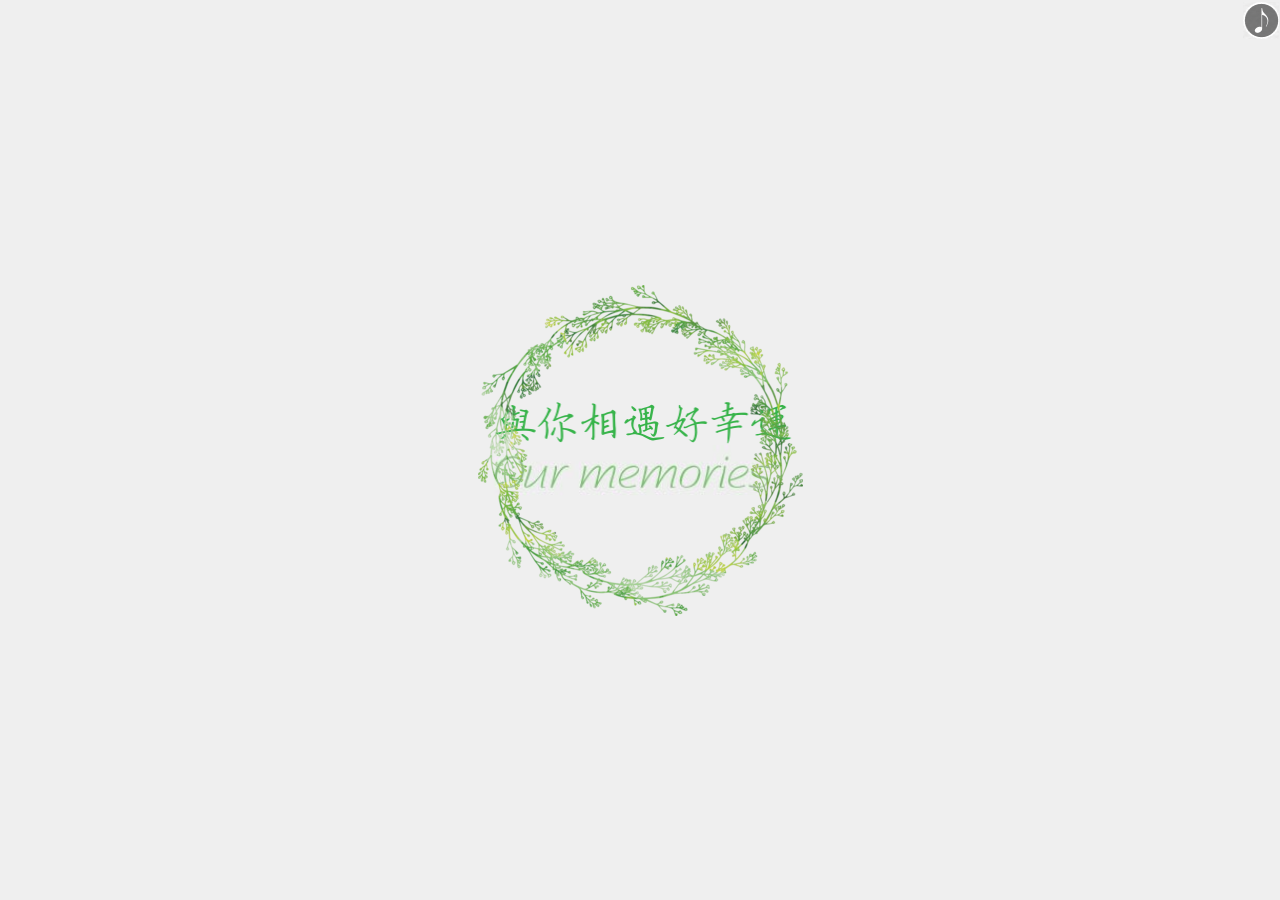
<file: index.html>
<!DOCTYPE html>
<html lang="en">
<head>
    <meta charset="utf-8">
    <title>friends</title>
    <meta name="viewport" content="width=device-width, initial-scale=1, minimum-scale=1, maximum-scale=1">
    <script src="js/jquery-1.12.4.min.js"></script>
    <!-- Link Swiper's CSS -->
    <link rel="stylesheet" href="css/swiper.min.css">
    <link rel="stylesheet" href="css/animate.min.css">
    <link rel="stylesheet" href="css/style.css">
    <link rel="stylesheet" type="text/css" href="font/iconfont.css">

    <!-- Demo styles -->
    <style>
    html, body {
        position: relative;
        height: 100%;
    }
    body {
        background: #eee;
        font-family: Helvetica Neue, Helvetica, Arial, sans-serif;
        font-size: 14px;
        color:#000;
        margin: 0;
        padding: 0;
    }
    .swiper-container {
        width: 100%;
        height: 100%;
    }
    .swiper-slide {
        text-align: center;
        font-size: 18px;
        background: #EFEFEF;

        /* Center slide text vertically */
        display: -webkit-box;
        display: -ms-flexbox;
        display: -webkit-flex;
        display: flex;
        -webkit-box-pack: center;
        -ms-flex-pack: center;
        -webkit-justify-content: center;
        justify-content: center;
        -webkit-box-align: center;
        -ms-flex-align: center;
        -webkit-align-items: center;
        align-items: center;
    }
    </style>
</head>
<script>
  window.onload=function(){
    var i=0;
   /* var i;*/
            $("#music").click(function(){
           
                          i++;
                          if (i==1) {
                            $('#myMusic').attr('src',"");
                            $("#music").attr('class',"");
                          }else if (i==2) {
                             $('#myMusic').attr('src',"audio/陈奕迅 - 最佳损友.mp3");
                             $("#music").addClass("rotates");
                             i=0;
                          };

                       
            });
                     
                    
   };
</script>
<body>
             <audio class="musics" loop  src="audio/陈奕迅 - 最佳损友.mp3" id="myMusic" autoplay="autoplay">
              </audio> 
              
    <!-- Swiper -->
    <div class="swiper-container">
            <div id="music" class="rotates">
              <img src="img/music.png" alt="">
            </div>
             
        <div class="swiper-wrapper">
               
            <div class="swiper-slide">
                <div class="">
                    <div class="item1_1">
                        <img class="rotates" src="img/as1.png">
                        <div class="item1_2 ani" swiper-animate-effect="fadeIn" swiper-animate-duration="0.5s" swiper-animate-delay="0.2s">
                            <img class="ani" swiper-animate-effect="fadeInDown" swiper-animate-duration="1s" swiper-animate-delay="0.4s" src="img/3.png" height="331" width="325" alt="">
                            <img class="ani" swiper-animate-effect="fadeInUp" swiper-animate-duration="1s" swiper-animate-delay="0.4s" src="img/4.jpg" height="331" width="325" alt="">
                        </div> 
                    </div>
                   
                </div>
            </div>
            <div class="swiper-slide">
                 
                          <div class="page2 big_img_box">
                             <img class="ani" swiper-animate-effect="fadeInDown" swiper-animate-duration="1s" swiper-animate-delay="0.5s" id="5273745988" ctype="4" class="element comp_image editable-image" draggable="false" src="img/bg.png" style="width: 294.5px; height: 103.5px; margin-left: 0px; margin-top: 0px;">
                            <img class="ani" swiper-animate-effect="fadeIn" swiper-animate-duration="1s" swiper-animate-delay="1s" class="content_img" src="img/our.JPG">
                            <div class="footer_box ani" swiper-animate-effect="fadeInUp" swiper-animate-duration="1" swiper-animate-delay="1.4s" src="img/z.png" alt="">
                                <img class="ani " swiper-animate-effect="fadeInLeft" swiper-animate-duration="1" swiper-animate-delay="1.5s" src="img/z.png" alt="">
                                <p>颜值爆表队</p>
                                <img class="ani " swiper-animate-effect="fadeInRight" swiper-animate-duration="1" swiper-animate-delay="1.5s" src="img/y.png" alt="">
                            </div>
                            </div>
                            <div class="huabian iconfont icon-aixin1" >
                                
                            </div>
                 
            </div>
            <div class="swiper-slide">

                 

                        <div class="page3 ">
                            <div class="item3_1 box ani" swiper-animate-effect="fadeInDown" swiper-animate-duration="1s" swiper-animate-delay="0.1s">
                               <img src="img/meet.jpg" alt="">
                               <p class="p_box ani" style="float:left" swiper-animate-effect="fadeIn" swiper-animate-duration="0.6s" swiper-animate-delay="0.7s">
                              2014 We met at the student union
                               </p>
                            </div>
                            <div class="item3_2 box ani"  swiper-animate-effect="fadeInDown" swiper-animate-duration="1s" swiper-animate-delay="1.5s">
                               <p class="p_box ani" style="float:left" swiper-animate-effect="fadeIn" swiper-animate-duration="0.6s" swiper-animate-delay="0.7s">
                              Cause Student union we came together</p>
                               <img src="img/our2.jpg" alt="" style="float:right">
                            </div>
                            <div class="item3_3 box ani" swiper-animate-effect="fadeInDown" swiper-animate-duration="1s" swiper-animate-delay="3s">
                               <img src="img/love.JPG" alt="">
                               <p class="p_box ani" style="float:left" swiper-animate-effect="fadeIn" swiper-animate-duration="0.6s" swiper-animate-delay="0.7s">
                                We Were Dear to Each Other
                               </p>
                            </div>

                        </div>




            </div>
            <div class="swiper-slide">
                    <div class="page4">
                    <div class="item4_1">
                        <div class="ani" swiper-animate-effect="fadeInDown" swiper-animate-duration="1s" swiper-animate-delay="0.5s"><img src="img/a.JPG"></div>
                        <div class="ani" swiper-animate-effect="fadeInUp" swiper-animate-duration="1s" swiper-animate-delay="0.5s"><img src="img/b.JPG"></div>
                    </div>
                    <div class="item4_2 ani" swiper-animate-effect="fadeIn" swiper-animate-duration="1.5s" swiper-animate-delay="1.3s">

                  <p>找你不好找 不稀罕什么心照

                    不如多几张合照 <br> 
                　　宁愿久不久

                    有事没事也说说笑笑<br>

                    不要有事才互相请教

                    欢迎随便打扰  <br>
                    一年一度问你好不好 你说好不好</p>
                
            </div>
        </div>
                 </p>
            </div>
            <div class="swiper-slide">
            <div class="ours">
                 <p class="ani" swiper-animate-effect="fadeIn" swiper-animate-duration="1s" swiper-animate-delay="0.5s">
                    <img src="img/bye.jpg" alt="">
                 </p>
                 <div  class="ani bye" swiper-animate-effect="fadeIn" swiper-animate-duration="0.51s" swiper-animate-delay="1s">
                 <p class="ani bye" swiper-animate-effect="fadeInDown" swiper-animate-duration="0.5s" swiper-animate-delay="1.5s">嗯</p>
                 <p class="ani bye" swiper-animate-effect="fadeInDown" swiper-animate-duration="1.5s" swiper-animate-delay="2s">不用刻意想起</p>
                 <p class="ani bye" swiper-animate-effect="fadeInDown" swiper-animate-duration="2.5s" swiper-animate-delay="3s">因为从未忘记</p>
                </div>
             </div>
            </div>
            <div class="swiper-slide">
                
                  <div class="page5 page ani">
                      <div class="item5_1">
                          <div class="bg1 ani" swiper-animate-effect="zoomIn" swiper-animate-duration="1s" swiper-animate-delay="1s">
                              <div class="bg2 ani" swiper-animate-effect="zoomIn" swiper-animate-duration="1s" swiper-animate-delay="2s">
                                  
                              </div>

                          </div>
                          <div class="bg3 ani rotates" swiper-animate-effect="zoomIn" swiper-animate-duration="5s" swiper-animate-delay="2s">
                              <img src="img/1.png" alt="">
                          </div>

                          <div class="item5_2 ani" swiper-animate-effect="fadeInUp" swiper-animate-duration="1s" swiper-animate-delay="3s">
                              不矫情了 爱心发射 biubiubiu~<br>

                          </div>
                       </div>
                  
                  </div>
               
            </div>
        </div>
        <!-- Add Pagination -->
        <div class="swiper-pagination"></div>
    </div>

    <!-- Swiper JS -->
    <script src="js/swiper.min.js"></script>
    <script src="js/swiper.animate1.0.2.min.js"></script>

    <!-- Initialize Swiper -->
    <script>
         var mySwiper = new Swiper ('.swiper-container', {
             /*pagination: '.swiper-pagination',*/
            /* paginationClickable: true,*/
             direction: 'vertical',

              onInit: function(swiper){ //Swiper2.x的初始化是onFirstInit
                swiperAnimateCache(swiper); //隐藏动画元素 
                swiperAnimate(swiper); //初始化完成开始动画
              }, 

              onSlideChangeEnd: function(swiper){ 
                swiperAnimate(swiper); //每个slide切换结束时也运行当前slide动画
              } 

          })        
    </script>
</body>
</html>
</file>
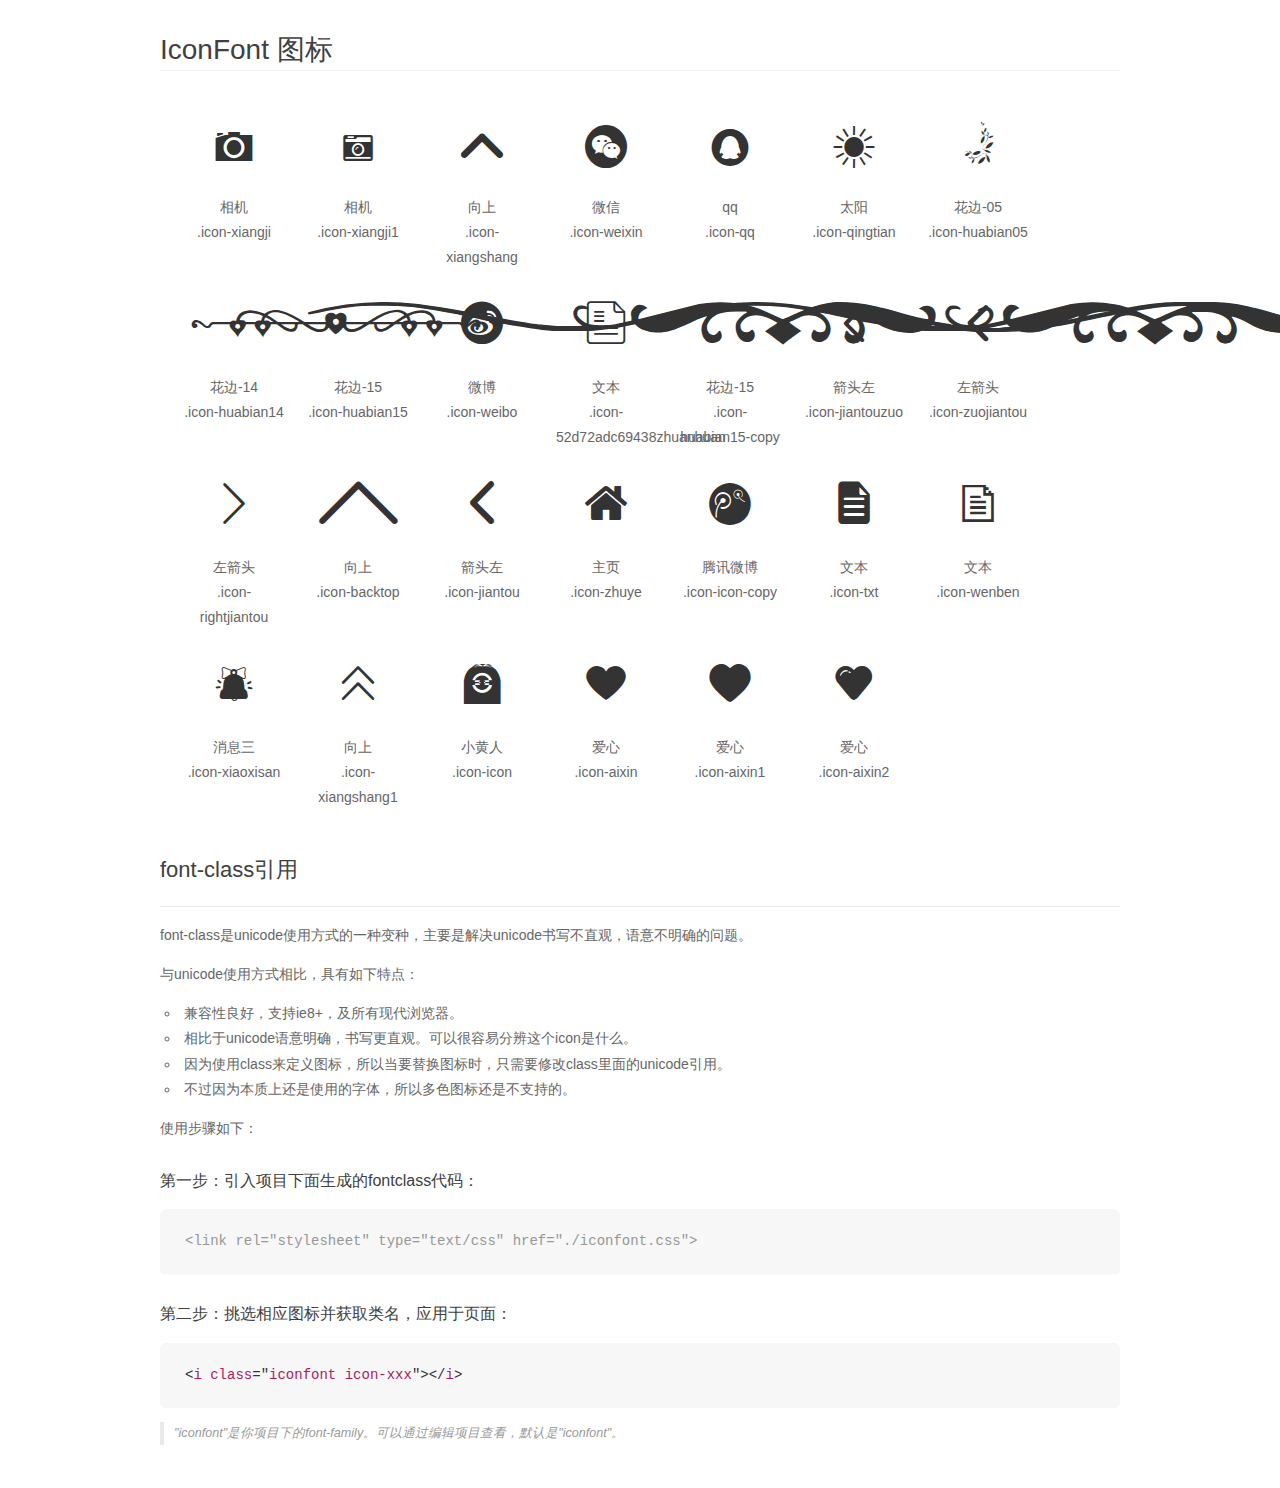
<file: font/demo_fontclass.html>
<!DOCTYPE html>
<html>
<head>
    <meta charset="utf-8"/>
    <title>IconFont</title>
    <link rel="stylesheet" href="demo.css">
    <link rel="stylesheet" href="iconfont.css">
</head>
<body>
    <div class="main markdown">
        <h1>IconFont 图标</h1>
        <ul class="icon_lists clear">
            
                <li>
                <i class="icon iconfont icon-xiangji"></i>
                    <div class="name">相机</div>
                    <div class="fontclass">.icon-xiangji</div>
                </li>
            
                <li>
                <i class="icon iconfont icon-xiangji1"></i>
                    <div class="name">相机</div>
                    <div class="fontclass">.icon-xiangji1</div>
                </li>
            
                <li>
                <i class="icon iconfont icon-xiangshang"></i>
                    <div class="name">向上</div>
                    <div class="fontclass">.icon-xiangshang</div>
                </li>
            
                <li>
                <i class="icon iconfont icon-weixin"></i>
                    <div class="name">微信</div>
                    <div class="fontclass">.icon-weixin</div>
                </li>
            
                <li>
                <i class="icon iconfont icon-qq"></i>
                    <div class="name">qq</div>
                    <div class="fontclass">.icon-qq</div>
                </li>
            
                <li>
                <i class="icon iconfont icon-qingtian"></i>
                    <div class="name">太阳</div>
                    <div class="fontclass">.icon-qingtian</div>
                </li>
            
                <li>
                <i class="icon iconfont icon-huabian05"></i>
                    <div class="name">花边-05</div>
                    <div class="fontclass">.icon-huabian05</div>
                </li>
            
                <li>
                <i class="icon iconfont icon-huabian14"></i>
                    <div class="name">花边-14</div>
                    <div class="fontclass">.icon-huabian14</div>
                </li>
            
                <li>
                <i class="icon iconfont icon-huabian15"></i>
                    <div class="name">花边-15</div>
                    <div class="fontclass">.icon-huabian15</div>
                </li>
            
                <li>
                <i class="icon iconfont icon-weibo"></i>
                    <div class="name">微博</div>
                    <div class="fontclass">.icon-weibo</div>
                </li>
            
                <li>
                <i class="icon iconfont icon-52d72adc69438zhuanhuan"></i>
                    <div class="name">文本</div>
                    <div class="fontclass">.icon-52d72adc69438zhuanhuan</div>
                </li>
            
                <li>
                <i class="icon iconfont icon-huabian15-copy"></i>
                    <div class="name">花边-15</div>
                    <div class="fontclass">.icon-huabian15-copy</div>
                </li>
            
                <li>
                <i class="icon iconfont icon-jiantouzuo"></i>
                    <div class="name">箭头左</div>
                    <div class="fontclass">.icon-jiantouzuo</div>
                </li>
            
                <li>
                <i class="icon iconfont icon-zuojiantou"></i>
                    <div class="name">左箭头</div>
                    <div class="fontclass">.icon-zuojiantou</div>
                </li>
            
                <li>
                <i class="icon iconfont icon-rightjiantou"></i>
                    <div class="name">左箭头</div>
                    <div class="fontclass">.icon-rightjiantou</div>
                </li>
            
                <li>
                <i class="icon iconfont icon-backtop"></i>
                    <div class="name">向上</div>
                    <div class="fontclass">.icon-backtop</div>
                </li>
            
                <li>
                <i class="icon iconfont icon-jiantou"></i>
                    <div class="name">箭头左</div>
                    <div class="fontclass">.icon-jiantou</div>
                </li>
            
                <li>
                <i class="icon iconfont icon-zhuye"></i>
                    <div class="name">主页</div>
                    <div class="fontclass">.icon-zhuye</div>
                </li>
            
                <li>
                <i class="icon iconfont icon-icon-copy"></i>
                    <div class="name">腾讯微博</div>
                    <div class="fontclass">.icon-icon-copy</div>
                </li>
            
                <li>
                <i class="icon iconfont icon-txt"></i>
                    <div class="name">文本</div>
                    <div class="fontclass">.icon-txt</div>
                </li>
            
                <li>
                <i class="icon iconfont icon-wenben"></i>
                    <div class="name">文本</div>
                    <div class="fontclass">.icon-wenben</div>
                </li>
            
                <li>
                <i class="icon iconfont icon-xiaoxisan"></i>
                    <div class="name">消息三</div>
                    <div class="fontclass">.icon-xiaoxisan</div>
                </li>
            
                <li>
                <i class="icon iconfont icon-xiangshang1"></i>
                    <div class="name">向上</div>
                    <div class="fontclass">.icon-xiangshang1</div>
                </li>
            
                <li>
                <i class="icon iconfont icon-icon"></i>
                    <div class="name">小黄人</div>
                    <div class="fontclass">.icon-icon</div>
                </li>
            
                <li>
                <i class="icon iconfont icon-aixin"></i>
                    <div class="name">爱心</div>
                    <div class="fontclass">.icon-aixin</div>
                </li>
            
                <li>
                <i class="icon iconfont icon-aixin1"></i>
                    <div class="name">爱心</div>
                    <div class="fontclass">.icon-aixin1</div>
                </li>
            
                <li>
                <i class="icon iconfont icon-aixin2"></i>
                    <div class="name">爱心</div>
                    <div class="fontclass">.icon-aixin2</div>
                </li>
            
        </ul>

        <h2 id="font-class-">font-class引用</h2>
        <hr>

        <p>font-class是unicode使用方式的一种变种，主要是解决unicode书写不直观，语意不明确的问题。</p>
        <p>与unicode使用方式相比，具有如下特点：</p>
        <ul>
        <li>兼容性良好，支持ie8+，及所有现代浏览器。</li>
        <li>相比于unicode语意明确，书写更直观。可以很容易分辨这个icon是什么。</li>
        <li>因为使用class来定义图标，所以当要替换图标时，只需要修改class里面的unicode引用。</li>
        <li>不过因为本质上还是使用的字体，所以多色图标还是不支持的。</li>
        </ul>
        <p>使用步骤如下：</p>
        <h3 id="-fontclass-">第一步：引入项目下面生成的fontclass代码：</h3>


        <pre><code class="lang-js hljs javascript"><span class="hljs-comment">&lt;link rel="stylesheet" type="text/css" href="./iconfont.css"&gt;</span></code></pre>
        <h3 id="-">第二步：挑选相应图标并获取类名，应用于页面：</h3>
        <pre><code class="lang-css hljs">&lt;<span class="hljs-selector-tag">i</span> <span class="hljs-selector-tag">class</span>="<span class="hljs-selector-tag">iconfont</span> <span class="hljs-selector-tag">icon-xxx</span>"&gt;&lt;/<span class="hljs-selector-tag">i</span>&gt;</code></pre>
        <blockquote>
        <p>"iconfont"是你项目下的font-family。可以通过编辑项目查看，默认是"iconfont"。</p>
        </blockquote>
    </div>
</body>
</html>
</file>
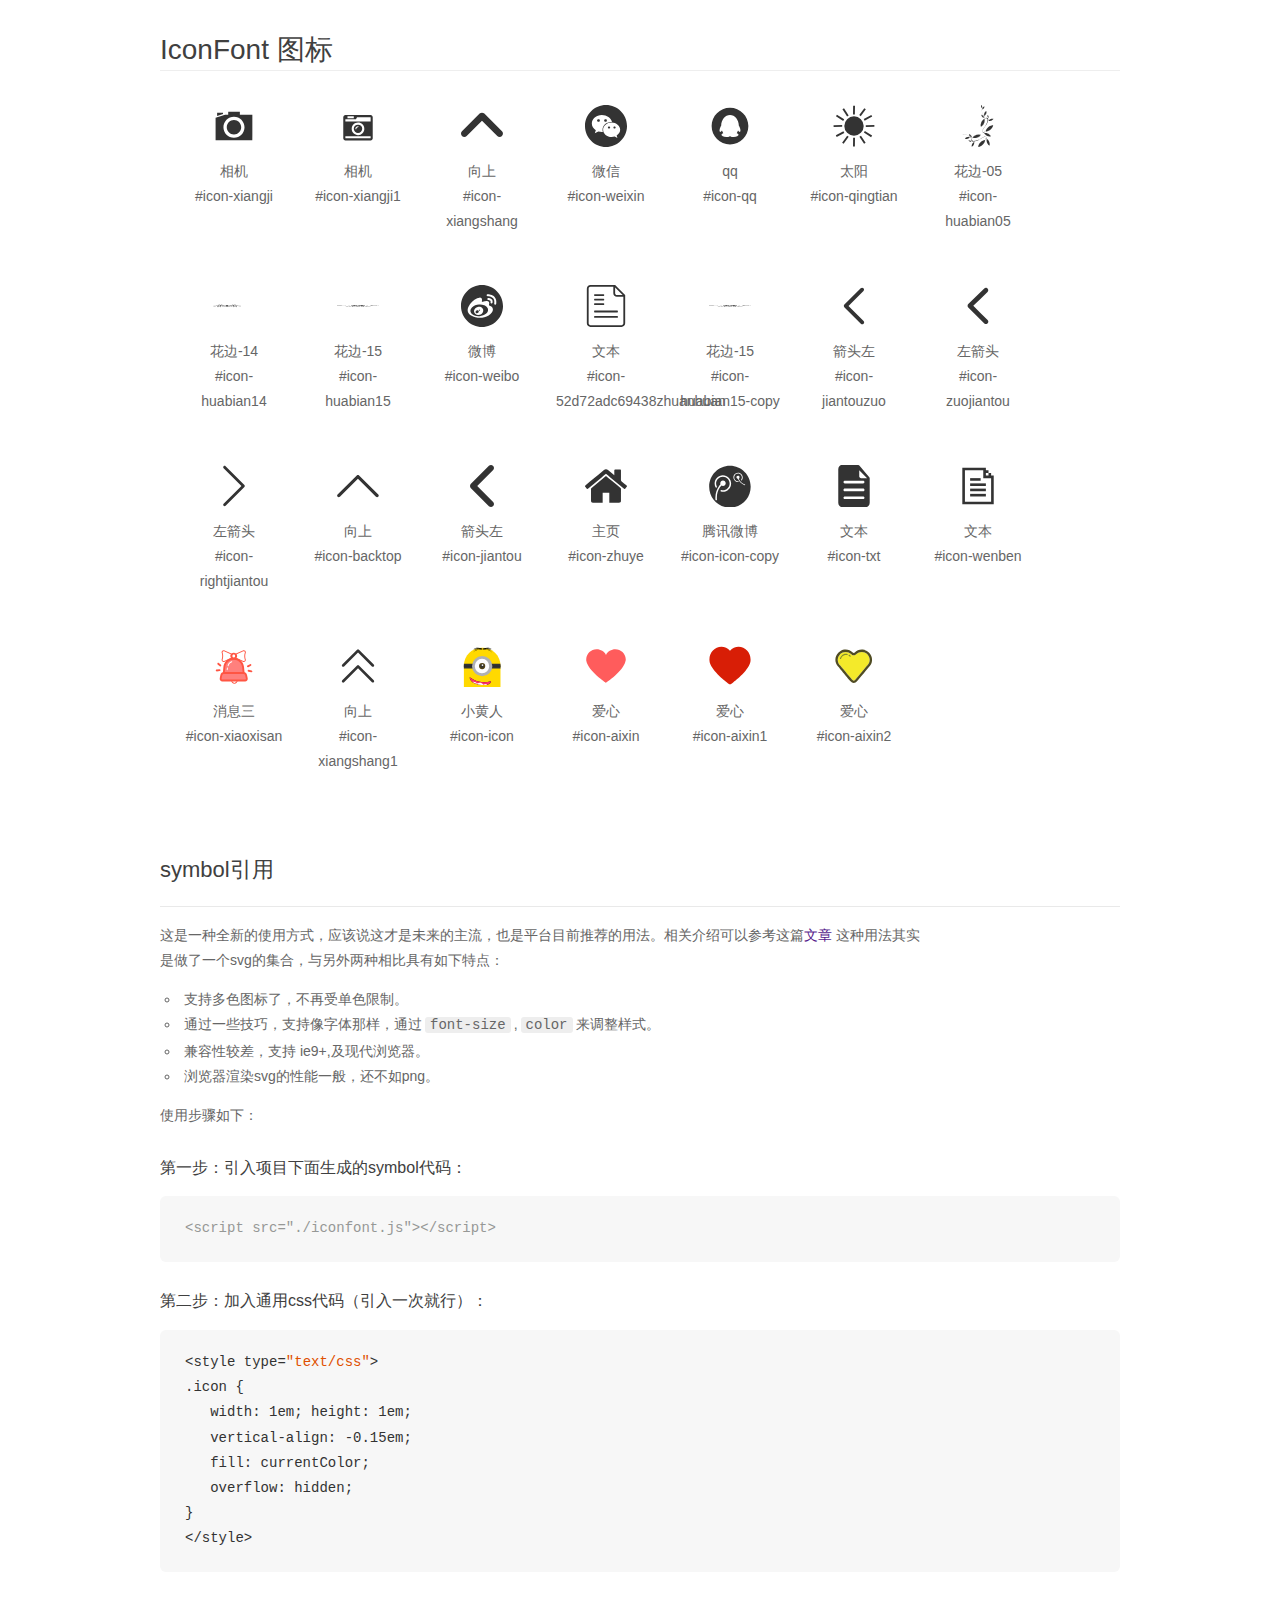
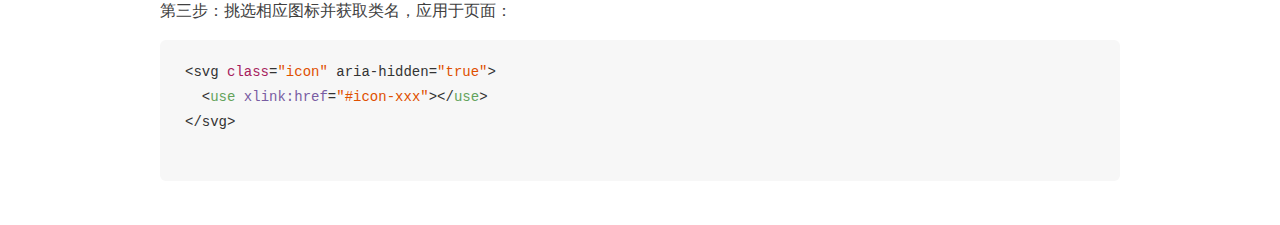
<file: font/demo_symbol.html>
<!DOCTYPE html>
<html>
<head>
    <meta charset="utf-8"/>
    <title>IconFont</title>
    <link rel="stylesheet" href="demo.css">
    <script src="iconfont.js"></script>

    <style type="text/css">
        .icon {
          /* 通过设置 font-size 来改变图标大小 */
          width: 1em; height: 1em;
          /* 图标和文字相邻时，垂直对齐 */
          vertical-align: -0.15em;
          /* 通过设置 color 来改变 SVG 的颜色/fill */
          fill: currentColor;
          /* path 和 stroke 溢出 viewBox 部分在 IE 下会显示
             normalize.css 中也包含这行 */
          overflow: hidden;
        }

    </style>
</head>
<body>
    <div class="main markdown">
        <h1>IconFont 图标</h1>
        <ul class="icon_lists clear">
            
                <li>
                    <svg class="icon" aria-hidden="true">
                        <use xlink:href="#icon-xiangji"></use>
                    </svg>
                    <div class="name">相机</div>
                    <div class="fontclass">#icon-xiangji</div>
                </li>
            
                <li>
                    <svg class="icon" aria-hidden="true">
                        <use xlink:href="#icon-xiangji1"></use>
                    </svg>
                    <div class="name">相机</div>
                    <div class="fontclass">#icon-xiangji1</div>
                </li>
            
                <li>
                    <svg class="icon" aria-hidden="true">
                        <use xlink:href="#icon-xiangshang"></use>
                    </svg>
                    <div class="name">向上</div>
                    <div class="fontclass">#icon-xiangshang</div>
                </li>
            
                <li>
                    <svg class="icon" aria-hidden="true">
                        <use xlink:href="#icon-weixin"></use>
                    </svg>
                    <div class="name">微信</div>
                    <div class="fontclass">#icon-weixin</div>
                </li>
            
                <li>
                    <svg class="icon" aria-hidden="true">
                        <use xlink:href="#icon-qq"></use>
                    </svg>
                    <div class="name">qq</div>
                    <div class="fontclass">#icon-qq</div>
                </li>
            
                <li>
                    <svg class="icon" aria-hidden="true">
                        <use xlink:href="#icon-qingtian"></use>
                    </svg>
                    <div class="name">太阳</div>
                    <div class="fontclass">#icon-qingtian</div>
                </li>
            
                <li>
                    <svg class="icon" aria-hidden="true">
                        <use xlink:href="#icon-huabian05"></use>
                    </svg>
                    <div class="name">花边-05</div>
                    <div class="fontclass">#icon-huabian05</div>
                </li>
            
                <li>
                    <svg class="icon" aria-hidden="true">
                        <use xlink:href="#icon-huabian14"></use>
                    </svg>
                    <div class="name">花边-14</div>
                    <div class="fontclass">#icon-huabian14</div>
                </li>
            
                <li>
                    <svg class="icon" aria-hidden="true">
                        <use xlink:href="#icon-huabian15"></use>
                    </svg>
                    <div class="name">花边-15</div>
                    <div class="fontclass">#icon-huabian15</div>
                </li>
            
                <li>
                    <svg class="icon" aria-hidden="true">
                        <use xlink:href="#icon-weibo"></use>
                    </svg>
                    <div class="name">微博</div>
                    <div class="fontclass">#icon-weibo</div>
                </li>
            
                <li>
                    <svg class="icon" aria-hidden="true">
                        <use xlink:href="#icon-52d72adc69438zhuanhuan"></use>
                    </svg>
                    <div class="name">文本</div>
                    <div class="fontclass">#icon-52d72adc69438zhuanhuan</div>
                </li>
            
                <li>
                    <svg class="icon" aria-hidden="true">
                        <use xlink:href="#icon-huabian15-copy"></use>
                    </svg>
                    <div class="name">花边-15</div>
                    <div class="fontclass">#icon-huabian15-copy</div>
                </li>
            
                <li>
                    <svg class="icon" aria-hidden="true">
                        <use xlink:href="#icon-jiantouzuo"></use>
                    </svg>
                    <div class="name">箭头左</div>
                    <div class="fontclass">#icon-jiantouzuo</div>
                </li>
            
                <li>
                    <svg class="icon" aria-hidden="true">
                        <use xlink:href="#icon-zuojiantou"></use>
                    </svg>
                    <div class="name">左箭头</div>
                    <div class="fontclass">#icon-zuojiantou</div>
                </li>
            
                <li>
                    <svg class="icon" aria-hidden="true">
                        <use xlink:href="#icon-rightjiantou"></use>
                    </svg>
                    <div class="name">左箭头</div>
                    <div class="fontclass">#icon-rightjiantou</div>
                </li>
            
                <li>
                    <svg class="icon" aria-hidden="true">
                        <use xlink:href="#icon-backtop"></use>
                    </svg>
                    <div class="name">向上</div>
                    <div class="fontclass">#icon-backtop</div>
                </li>
            
                <li>
                    <svg class="icon" aria-hidden="true">
                        <use xlink:href="#icon-jiantou"></use>
                    </svg>
                    <div class="name">箭头左</div>
                    <div class="fontclass">#icon-jiantou</div>
                </li>
            
                <li>
                    <svg class="icon" aria-hidden="true">
                        <use xlink:href="#icon-zhuye"></use>
                    </svg>
                    <div class="name">主页</div>
                    <div class="fontclass">#icon-zhuye</div>
                </li>
            
                <li>
                    <svg class="icon" aria-hidden="true">
                        <use xlink:href="#icon-icon-copy"></use>
                    </svg>
                    <div class="name">腾讯微博</div>
                    <div class="fontclass">#icon-icon-copy</div>
                </li>
            
                <li>
                    <svg class="icon" aria-hidden="true">
                        <use xlink:href="#icon-txt"></use>
                    </svg>
                    <div class="name">文本</div>
                    <div class="fontclass">#icon-txt</div>
                </li>
            
                <li>
                    <svg class="icon" aria-hidden="true">
                        <use xlink:href="#icon-wenben"></use>
                    </svg>
                    <div class="name">文本</div>
                    <div class="fontclass">#icon-wenben</div>
                </li>
            
                <li>
                    <svg class="icon" aria-hidden="true">
                        <use xlink:href="#icon-xiaoxisan"></use>
                    </svg>
                    <div class="name">消息三</div>
                    <div class="fontclass">#icon-xiaoxisan</div>
                </li>
            
                <li>
                    <svg class="icon" aria-hidden="true">
                        <use xlink:href="#icon-xiangshang1"></use>
                    </svg>
                    <div class="name">向上</div>
                    <div class="fontclass">#icon-xiangshang1</div>
                </li>
            
                <li>
                    <svg class="icon" aria-hidden="true">
                        <use xlink:href="#icon-icon"></use>
                    </svg>
                    <div class="name">小黄人</div>
                    <div class="fontclass">#icon-icon</div>
                </li>
            
                <li>
                    <svg class="icon" aria-hidden="true">
                        <use xlink:href="#icon-aixin"></use>
                    </svg>
                    <div class="name">爱心</div>
                    <div class="fontclass">#icon-aixin</div>
                </li>
            
                <li>
                    <svg class="icon" aria-hidden="true">
                        <use xlink:href="#icon-aixin1"></use>
                    </svg>
                    <div class="name">爱心</div>
                    <div class="fontclass">#icon-aixin1</div>
                </li>
            
                <li>
                    <svg class="icon" aria-hidden="true">
                        <use xlink:href="#icon-aixin2"></use>
                    </svg>
                    <div class="name">爱心</div>
                    <div class="fontclass">#icon-aixin2</div>
                </li>
            
        </ul>


        <h2 id="symbol-">symbol引用</h2>
        <hr>

        <p>这是一种全新的使用方式，应该说这才是未来的主流，也是平台目前推荐的用法。相关介绍可以参考这篇<a href="">文章</a>
        这种用法其实是做了一个svg的集合，与另外两种相比具有如下特点：</p>
        <ul>
          <li>支持多色图标了，不再受单色限制。</li>
          <li>通过一些技巧，支持像字体那样，通过<code>font-size</code>,<code>color</code>来调整样式。</li>
          <li>兼容性较差，支持 ie9+,及现代浏览器。</li>
          <li>浏览器渲染svg的性能一般，还不如png。</li>
        </ul>
        <p>使用步骤如下：</p>
        <h3 id="-symbol-">第一步：引入项目下面生成的symbol代码：</h3>
        <pre><code class="lang-js hljs javascript"><span class="hljs-comment">&lt;script src="./iconfont.js"&gt;&lt;/script&gt;</span></code></pre>
        <h3 id="-css-">第二步：加入通用css代码（引入一次就行）：</h3>
        <pre><code class="lang-js hljs javascript">&lt;style type=<span class="hljs-string">"text/css"</span>&gt;
.icon {
   width: <span class="hljs-number">1</span>em; height: <span class="hljs-number">1</span>em;
   vertical-align: <span class="hljs-number">-0.15</span>em;
   fill: currentColor;
   overflow: hidden;
}
&lt;<span class="hljs-regexp">/style&gt;</span></code></pre>
        <h3 id="-">第三步：挑选相应图标并获取类名，应用于页面：</h3>
        <pre><code class="lang-js hljs javascript">&lt;svg <span class="hljs-class"><span class="hljs-keyword">class</span></span>=<span class="hljs-string">"icon"</span> aria-hidden=<span class="hljs-string">"true"</span>&gt;<span class="xml"><span class="hljs-tag">
  &lt;<span class="hljs-name">use</span> <span class="hljs-attr">xlink:href</span>=<span class="hljs-string">"#icon-xxx"</span>&gt;</span><span class="hljs-tag">&lt;/<span class="hljs-name">use</span>&gt;</span>
</span>&lt;<span class="hljs-regexp">/svg&gt;
        </span></code></pre>
    </div>
</body>
</html>
</file>
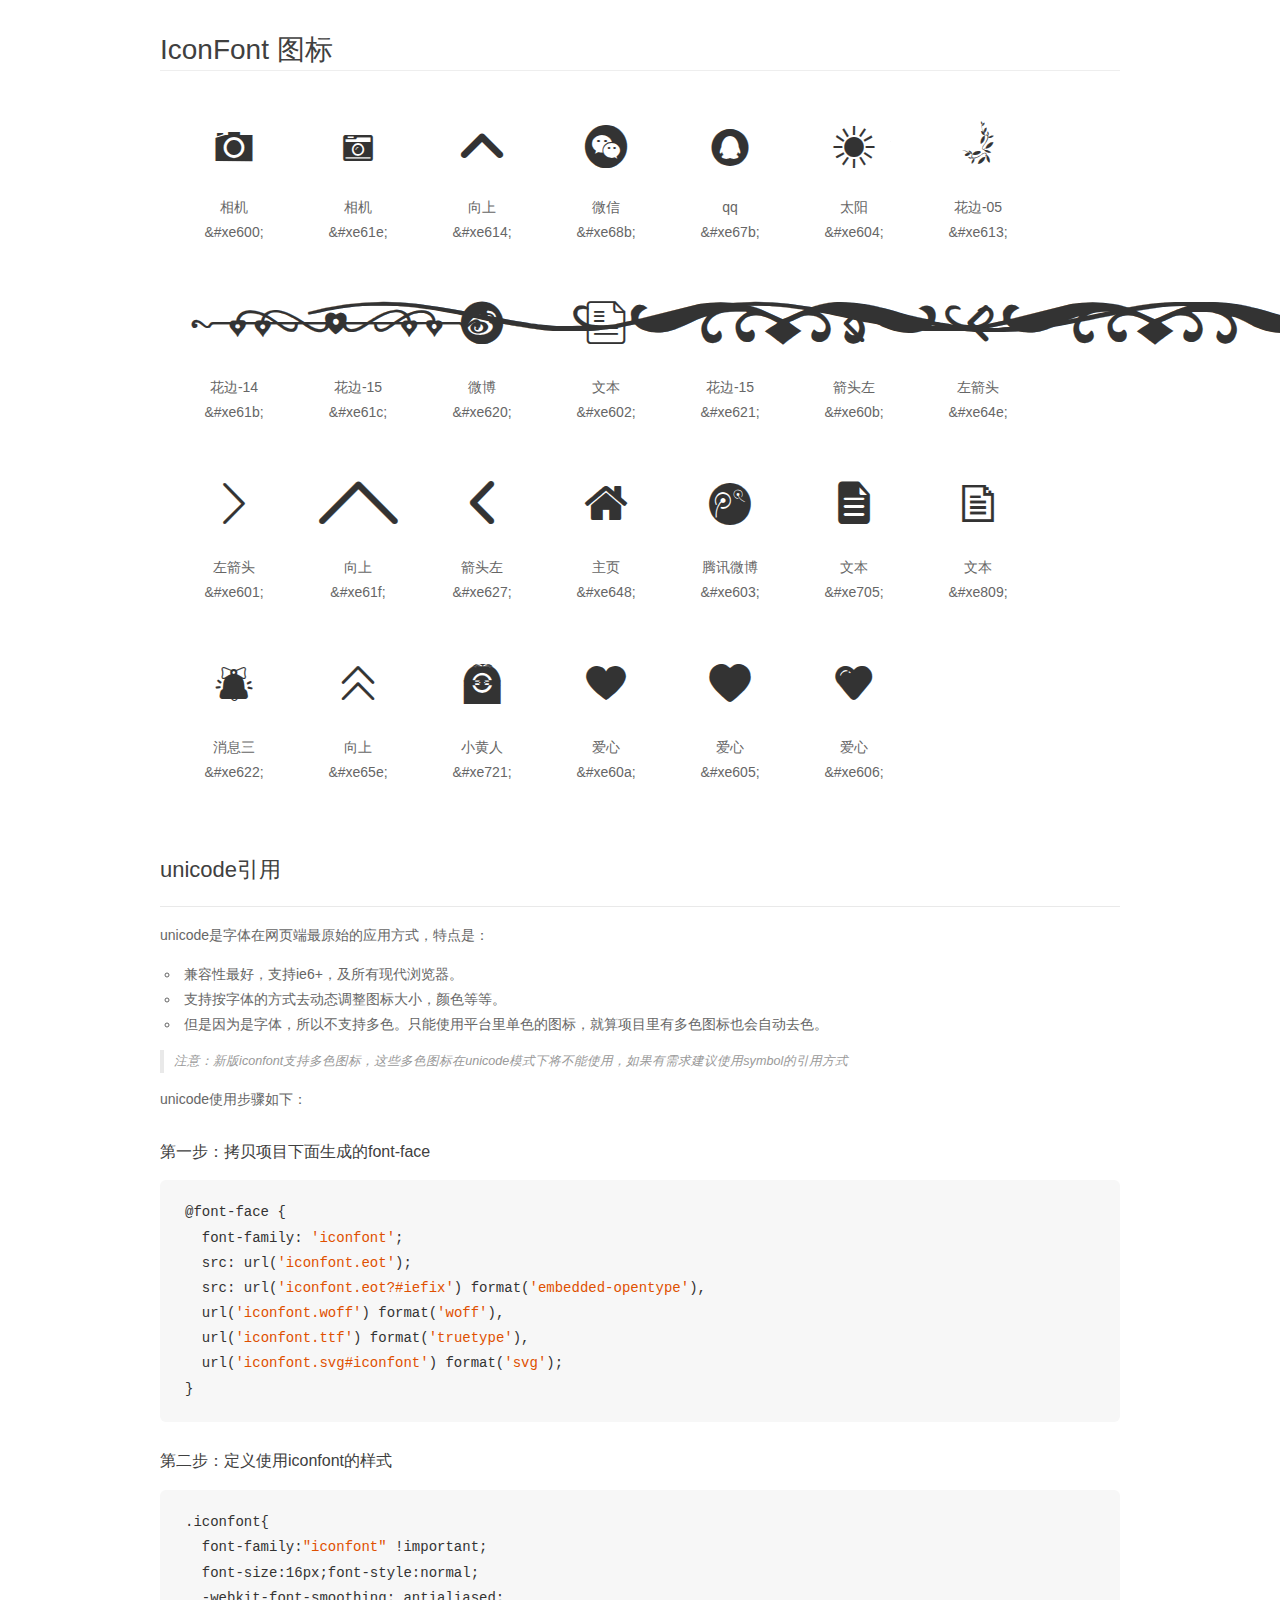
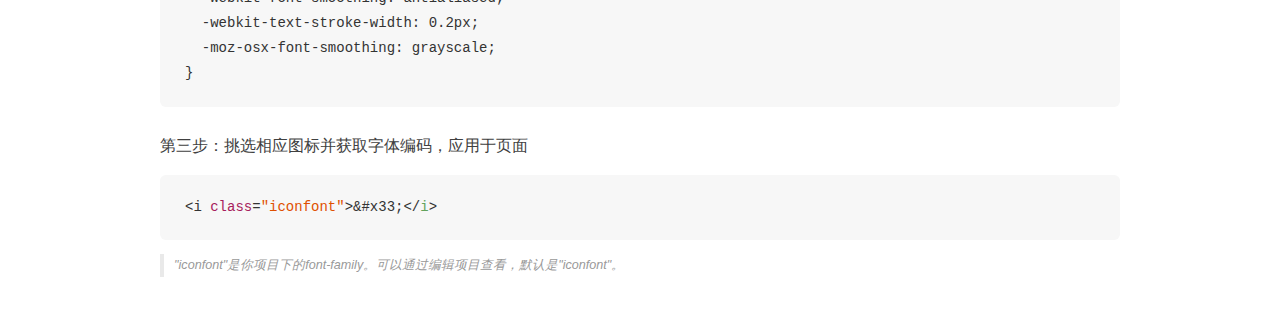
<file: font/demo_unicode.html>
<!DOCTYPE html>
<html>
<head>
    <meta charset="utf-8"/>
    <title>IconFont</title>
    <link rel="stylesheet" href="demo.css">

    <style type="text/css">

        @font-face {font-family: "iconfont";
          src: url('iconfont.eot'); /* IE9*/
          src: url('iconfont.eot#iefix') format('embedded-opentype'), /* IE6-IE8 */
          url('iconfont.woff') format('woff'), /* chrome, firefox */
          url('iconfont.ttf') format('truetype'), /* chrome, firefox, opera, Safari, Android, iOS 4.2+*/
          url('iconfont.svg#iconfont') format('svg'); /* iOS 4.1- */
        }

        .iconfont {
          font-family:"iconfont" !important;
          font-size:16px;
          font-style:normal;
          -webkit-font-smoothing: antialiased;
          -webkit-text-stroke-width: 0.2px;
          -moz-osx-font-smoothing: grayscale;
        }

    </style>
</head>
<body>
    <div class="main markdown">
        <h1>IconFont 图标</h1>
        <ul class="icon_lists clear">
            
                <li>
                <i class="icon iconfont">&#xe600;</i>
                    <div class="name">相机</div>
                    <div class="code">&amp;#xe600;</div>
                </li>
            
                <li>
                <i class="icon iconfont">&#xe61e;</i>
                    <div class="name">相机</div>
                    <div class="code">&amp;#xe61e;</div>
                </li>
            
                <li>
                <i class="icon iconfont">&#xe614;</i>
                    <div class="name">向上</div>
                    <div class="code">&amp;#xe614;</div>
                </li>
            
                <li>
                <i class="icon iconfont">&#xe68b;</i>
                    <div class="name">微信</div>
                    <div class="code">&amp;#xe68b;</div>
                </li>
            
                <li>
                <i class="icon iconfont">&#xe67b;</i>
                    <div class="name">qq</div>
                    <div class="code">&amp;#xe67b;</div>
                </li>
            
                <li>
                <i class="icon iconfont">&#xe604;</i>
                    <div class="name">太阳</div>
                    <div class="code">&amp;#xe604;</div>
                </li>
            
                <li>
                <i class="icon iconfont">&#xe613;</i>
                    <div class="name">花边-05</div>
                    <div class="code">&amp;#xe613;</div>
                </li>
            
                <li>
                <i class="icon iconfont">&#xe61b;</i>
                    <div class="name">花边-14</div>
                    <div class="code">&amp;#xe61b;</div>
                </li>
            
                <li>
                <i class="icon iconfont">&#xe61c;</i>
                    <div class="name">花边-15</div>
                    <div class="code">&amp;#xe61c;</div>
                </li>
            
                <li>
                <i class="icon iconfont">&#xe620;</i>
                    <div class="name">微博</div>
                    <div class="code">&amp;#xe620;</div>
                </li>
            
                <li>
                <i class="icon iconfont">&#xe602;</i>
                    <div class="name">文本</div>
                    <div class="code">&amp;#xe602;</div>
                </li>
            
                <li>
                <i class="icon iconfont">&#xe621;</i>
                    <div class="name">花边-15</div>
                    <div class="code">&amp;#xe621;</div>
                </li>
            
                <li>
                <i class="icon iconfont">&#xe60b;</i>
                    <div class="name">箭头左</div>
                    <div class="code">&amp;#xe60b;</div>
                </li>
            
                <li>
                <i class="icon iconfont">&#xe64e;</i>
                    <div class="name">左箭头</div>
                    <div class="code">&amp;#xe64e;</div>
                </li>
            
                <li>
                <i class="icon iconfont">&#xe601;</i>
                    <div class="name">左箭头</div>
                    <div class="code">&amp;#xe601;</div>
                </li>
            
                <li>
                <i class="icon iconfont">&#xe61f;</i>
                    <div class="name">向上</div>
                    <div class="code">&amp;#xe61f;</div>
                </li>
            
                <li>
                <i class="icon iconfont">&#xe627;</i>
                    <div class="name">箭头左</div>
                    <div class="code">&amp;#xe627;</div>
                </li>
            
                <li>
                <i class="icon iconfont">&#xe648;</i>
                    <div class="name">主页</div>
                    <div class="code">&amp;#xe648;</div>
                </li>
            
                <li>
                <i class="icon iconfont">&#xe603;</i>
                    <div class="name">腾讯微博</div>
                    <div class="code">&amp;#xe603;</div>
                </li>
            
                <li>
                <i class="icon iconfont">&#xe705;</i>
                    <div class="name">文本</div>
                    <div class="code">&amp;#xe705;</div>
                </li>
            
                <li>
                <i class="icon iconfont">&#xe809;</i>
                    <div class="name">文本</div>
                    <div class="code">&amp;#xe809;</div>
                </li>
            
                <li>
                <i class="icon iconfont">&#xe622;</i>
                    <div class="name">消息三</div>
                    <div class="code">&amp;#xe622;</div>
                </li>
            
                <li>
                <i class="icon iconfont">&#xe65e;</i>
                    <div class="name">向上</div>
                    <div class="code">&amp;#xe65e;</div>
                </li>
            
                <li>
                <i class="icon iconfont">&#xe721;</i>
                    <div class="name">小黄人</div>
                    <div class="code">&amp;#xe721;</div>
                </li>
            
                <li>
                <i class="icon iconfont">&#xe60a;</i>
                    <div class="name">爱心</div>
                    <div class="code">&amp;#xe60a;</div>
                </li>
            
                <li>
                <i class="icon iconfont">&#xe605;</i>
                    <div class="name">爱心</div>
                    <div class="code">&amp;#xe605;</div>
                </li>
            
                <li>
                <i class="icon iconfont">&#xe606;</i>
                    <div class="name">爱心</div>
                    <div class="code">&amp;#xe606;</div>
                </li>
            
        </ul>
        <h2 id="unicode-">unicode引用</h2>
        <hr>

        <p>unicode是字体在网页端最原始的应用方式，特点是：</p>
        <ul>
        <li>兼容性最好，支持ie6+，及所有现代浏览器。</li>
        <li>支持按字体的方式去动态调整图标大小，颜色等等。</li>
        <li>但是因为是字体，所以不支持多色。只能使用平台里单色的图标，就算项目里有多色图标也会自动去色。</li>
        </ul>
        <blockquote>
        <p>注意：新版iconfont支持多色图标，这些多色图标在unicode模式下将不能使用，如果有需求建议使用symbol的引用方式</p>
        </blockquote>
        <p>unicode使用步骤如下：</p>
        <h3 id="-font-face">第一步：拷贝项目下面生成的font-face</h3>
        <pre><code class="lang-js hljs javascript">@font-face {
  font-family: <span class="hljs-string">'iconfont'</span>;
  src: url(<span class="hljs-string">'iconfont.eot'</span>);
  src: url(<span class="hljs-string">'iconfont.eot?#iefix'</span>) format(<span class="hljs-string">'embedded-opentype'</span>),
  url(<span class="hljs-string">'iconfont.woff'</span>) format(<span class="hljs-string">'woff'</span>),
  url(<span class="hljs-string">'iconfont.ttf'</span>) format(<span class="hljs-string">'truetype'</span>),
  url(<span class="hljs-string">'iconfont.svg#iconfont'</span>) format(<span class="hljs-string">'svg'</span>);
}
</code></pre>
        <h3 id="-iconfont-">第二步：定义使用iconfont的样式</h3>
        <pre><code class="lang-js hljs javascript">.iconfont{
  font-family:<span class="hljs-string">"iconfont"</span> !important;
  font-size:<span class="hljs-number">16</span>px;font-style:normal;
  -webkit-font-smoothing: antialiased;
  -webkit-text-stroke-width: <span class="hljs-number">0.2</span>px;
  -moz-osx-font-smoothing: grayscale;
}
</code></pre>
        <h3 id="-">第三步：挑选相应图标并获取字体编码，应用于页面</h3>
        <pre><code class="lang-js hljs javascript">&lt;i <span class="hljs-class"><span class="hljs-keyword">class</span></span>=<span class="hljs-string">"iconfont"</span>&gt;&amp;#x33;<span class="xml"><span class="hljs-tag">&lt;/<span class="hljs-name">i</span>&gt;</span></span></code></pre>

        <blockquote>
        <p>"iconfont"是你项目下的font-family。可以通过编辑项目查看，默认是"iconfont"。</p>
        </blockquote>
    </div>


</body>
</html>
</file>
<file: css/style.css>
#music{
    position: fixed;
    right: 0px;
    top: 2px;
    width: 37px;
    height: 37px;
    z-index: 1000;
}
.item1_1 {
    width: 100%;
    margin: 0 auto;
    display: flex;
    justify-content: center;
    align-content: center;
    margin: 0 auto;
    
}
img {
    border-style: none;
    width: auto\9;
    height: auto;
    max-width: 100%;
    vertical-align: top;
    -ms-interpolation-mode: bicubic;
}
.item1_1 img {
    z-index: 3;
    border-style: none;
    width: auto\9;
    height: auto;
    max-width: 100%;
    vertical-align: top;
}
.item1_2 {
    display: flex;
    flex-wrap: wrap;
    justify-content: center;
    align-content: space-around;
    flex-direction: column;
    margin: 0 auto;
    width: 70%;
    position: absolute;
    left: 0;
    right: 0;
    top: 44%;
    border-radius: 20px;
}
.item1_2 img{
  margin: 0 auto;
    z-index: 1;
}


.page2{
    display: -webkit-flex; /* Safari */
    display: flex;

    align-items:center;
    flex-wrap:wrap;
    justify-content:center;
    position: relative;
}
.big_img_box {
    width: 90%;
    margin: 0 auto;
    height: 100%;
    display: -webkit-flex;
    display: flex;
    align-items: center;
    flex-wrap: wrap;
    justify-content: center;
}
.footer_box{
    display: flex;
    justify-content:center;
    align-content:center;
    flex-direction:row;
    font-size: 18px;
    color: #468C45;
    font-weight: 600;
    width: 80%;
}

.page3{
    height: 100%;
    display: -webkit-flex; /* Safari */
    display: flex;
    align-content:space-between;
    flex-wrap:wrap;
    
}
.page3 .box{
    height: 30%;
    width: 100%;
    display: flex;
    justify-content:space-betwee;
}
.page3 .box img{
    width: 50%;
    height: 100%;
    float: left;
}
.page3 .box img{
    width: 50%;
    float: left;
}
.page3 .box .p_box{
    width: 50%;
    float: right;
    display: -webkit-flex; Safari
    display: flex;
    justify-content:space-around;
    align-items:center;
}

.page4{
    display: -webkit-flex; /* Safari */
    display: flex;
    flex-wrap:wrap;
    align-content:center;
   
}
.page4 .item4_1{
    overflow: hidden;
    display: -webkit-flex; /* Safari */
    display: flex;
    align-content:center;
    flex-direction:row;
    justify-conten:space-between;
}
.page4 .item4_2{
    margin: 20px auto;
    overflow: hidden;
    color: #B5B5B5;
}
.page4 .item4_2 p{
    width: 100%;
    text-align: center;
}
.page5{
   display: -webkit-flex; Safari
  display: flex;
  align-items:center;
  justify-content:center; 
}
.item5_1{
  height: 330px;
  width:330px; 
  position: relative;
}
.item5_2{
    width: 100%;
    color:#FABFBF;

}
.item5_1 .bg3{
    position: absolute;
    left: 0;
   right: 0;
   margin: 0 auto;
   width: 100%;
   text-align: center;
}
.item5_1 .bg1{
    width:250px;
    height:250px;
    border-radius: 250px;
   background:#99BC98;
   position: absolute;
   left: 0;
   right: 0;
   top: 0;
   bottom: 0;
   margin: auto;
   display: -webkit-flex; /* Safari */
    display: flex;
    align-items:center;
    justify-content:center;
}
.item5_1 .bg2{
    width:230px;
    height:230px;
    border-radius: 230px;
    background-image: url(../img/wo.JPG);
    background-size: cover;
}
.item5_2{
    position: absolute;
    top:100%;
    left:0;
    right:0;
    margin:0 auto;
    width:100%;
    text-align: center;
}
.ours{
    display: -webkit-flex; /* Safari */
    display: flex;
    align-content:center;
    flex-wrap:wrap;
    justify-conten:center;
}
.ours .bye{
    text-align: center;
    width: 100%;
    color: #B5B5B5;
    
}
.huabian {
    position: absolute;
    top: 20%;
    left: 0;
    right: 0;
    margin: 0 auto;
    color: #D93B3C;
    font-size: 2rem;
    text-align: center;
    -webkit-animation: fangda 1s 1s infinite linear;
    animation: fangda 1s 1s infinite linear;
}
@keyframes fangda{
    0% { font-size: 1.5rem;}

    50% { font-size:2rem;}
    100% { font-size:2.5rem;}
} 
/* 延迟时间 */
.yc1{
     animation-delay: 1.5s;
    -webkit-animation-delay: 1.5s;
}
/* 自定义的动画效果 */
.rotates{
   
   -webkit-animation:rotate 5s 1s infinite linear;
           animation:rotate 5s 1s infinite linear;
}
 @keyframes rotate{
    0% { -webkit-transform: rotate(0deg);}

    100% { -webkit-transform: rotate(360deg);}
</file>
<file: font/iconfont.css>
@font-face {font-family: "iconfont";
  src: url('iconfont.eot?t=1487318699370'); /* IE9*/
  src: url('iconfont.eot?t=1487318699370#iefix') format('embedded-opentype'), /* IE6-IE8 */
  url('iconfont.woff?t=1487318699370') format('woff'), /* chrome, firefox */
  url('iconfont.ttf?t=1487318699370') format('truetype'), /* chrome, firefox, opera, Safari, Android, iOS 4.2+*/
  url('iconfont.svg?t=1487318699370#iconfont') format('svg'); /* iOS 4.1- */
}

.iconfont {
  font-family:"iconfont" !important;
  font-size:16px;
  font-style:normal;
  -webkit-font-smoothing: antialiased;
  -moz-osx-font-smoothing: grayscale;
}

.icon-xiangji:before { content: "\e600"; }

.icon-xiangji1:before { content: "\e61e"; }

.icon-xiangshang:before { content: "\e614"; }

.icon-weixin:before { content: "\e68b"; }

.icon-qq:before { content: "\e67b"; }

.icon-qingtian:before { content: "\e604"; }

.icon-huabian05:before { content: "\e613"; }

.icon-huabian14:before { content: "\e61b"; }

.icon-huabian15:before { content: "\e61c"; }

.icon-weibo:before { content: "\e620"; }

.icon-52d72adc69438zhuanhuan:before { content: "\e602"; }

.icon-huabian15-copy:before { content: "\e621"; }

.icon-jiantouzuo:before { content: "\e60b"; }

.icon-zuojiantou:before { content: "\e64e"; }

.icon-rightjiantou:before { content: "\e601"; }

.icon-backtop:before { content: "\e61f"; }

.icon-jiantou:before { content: "\e627"; }

.icon-zhuye:before { content: "\e648"; }

.icon-icon-copy:before { content: "\e603"; }

.icon-txt:before { content: "\e705"; }

.icon-wenben:before { content: "\e809"; }

.icon-xiaoxisan:before { content: "\e622"; }

.icon-xiangshang1:before { content: "\e65e"; }

.icon-icon:before { content: "\e721"; }

.icon-aixin:before { content: "\e60a"; }

.icon-aixin1:before { content: "\e605"; }

.icon-aixin2:before { content: "\e606"; }
</file>
<file: font/demo.css>
*{margin: 0;padding: 0;list-style: none;}
/*
KISSY CSS Reset
理念：1. reset 的目的不是清除浏览器的默认样式，这仅是部分工作。清除和重置是紧密不可分的。
2. reset 的目的不是让默认样式在所有浏览器下一致，而是减少默认样式有可能带来的问题。
3. reset 期望提供一套普适通用的基础样式。但没有银弹，推荐根据具体需求，裁剪和修改后再使用。
特色：1. 适应中文；2. 基于最新主流浏览器。
维护：玉伯<lifesinger@gmail.com>, 正淳<ragecarrier@gmail.com>
 */

/** 清除内外边距 **/
body, h1, h2, h3, h4, h5, h6, hr, p, blockquote, /* structural elements 结构元素 */
dl, dt, dd, ul, ol, li, /* list elements 列表元素 */
pre, /* text formatting elements 文本格式元素 */
form, fieldset, legend, button, input, textarea, /* form elements 表单元素 */
th, td /* table elements 表格元素 */ {
  margin: 0;
  padding: 0;
}

/** 设置默认字体 **/
body,
button, input, select, textarea /* for ie */ {
  font: 12px/1.5 tahoma, arial, \5b8b\4f53, sans-serif;
}
h1, h2, h3, h4, h5, h6 { font-size: 100%; }
address, cite, dfn, em, var { font-style: normal; } /* 将斜体扶正 */
code, kbd, pre, samp { font-family: courier new, courier, monospace; } /* 统一等宽字体 */
small { font-size: 12px; } /* 小于 12px 的中文很难阅读，让 small 正常化 */

/** 重置列表元素 **/
ul, ol { list-style: none; }

/** 重置文本格式元素 **/
a { text-decoration: none; }
a:hover { text-decoration: underline; }


/** 重置表单元素 **/
legend { color: #000; } /* for ie6 */
fieldset, img { border: 0; } /* img 搭车：让链接里的 img 无边框 */
button, input, select, textarea { font-size: 100%; } /* 使得表单元素在 ie 下能继承字体大小 */
/* 注：optgroup 无法扶正 */

/** 重置表格元素 **/
table { border-collapse: collapse; border-spacing: 0; }

/* 清除浮动 */
.ks-clear:after, .clear:after {
  content: '\20';
  display: block;
  height: 0;
  clear: both;
}
.ks-clear, .clear {
  *zoom: 1;
}

.main {
  padding: 30px 100px;
width: 960px;
margin: 0 auto;
}
.main h1{font-size:36px; color:#333; text-align:left;margin-bottom:30px; border-bottom: 1px solid #eee;}

.helps{margin-top:40px;}
.helps pre{
  padding:20px;
  margin:10px 0;
  border:solid 1px #e7e1cd;
  background-color: #fffdef;
  overflow: auto;
}

.icon_lists{
  width: 100% !important;

}

.icon_lists li{
  float:left;
  width: 100px;
  height:180px;
  text-align: center;
  list-style: none !important;
}
.icon_lists .icon{
  font-size: 42px;
  line-height: 100px;
  margin: 10px 0;
  color:#333;
  -webkit-transition: font-size 0.25s ease-out 0s;
  -moz-transition: font-size 0.25s ease-out 0s;
  transition: font-size 0.25s ease-out 0s;

}
.icon_lists .icon:hover{
  font-size: 100px;
}



.markdown {
  color: #666;
  font-size: 14px;
  line-height: 1.8;
}

.highlight {
  line-height: 1.5;
}

.markdown img {
  vertical-align: middle;
  max-width: 100%;
}

.markdown h1 {
  color: #404040;
  font-weight: 500;
  line-height: 40px;
  margin-bottom: 24px;
}

.markdown h2,
.markdown h3,
.markdown h4,
.markdown h5,
.markdown h6 {
  color: #404040;
  margin: 1.6em 0 0.6em 0;
  font-weight: 500;
  clear: both;
}

.markdown h1 {
  font-size: 28px;
}

.markdown h2 {
  font-size: 22px;
}

.markdown h3 {
  font-size: 16px;
}

.markdown h4 {
  font-size: 14px;
}

.markdown h5 {
  font-size: 12px;
}

.markdown h6 {
  font-size: 12px;
}

.markdown hr {
  height: 1px;
  border: 0;
  background: #e9e9e9;
  margin: 16px 0;
  clear: both;
}

.markdown p,
.markdown pre {
  margin: 1em 0;
}

.markdown > p,
.markdown > blockquote,
.markdown > .highlight,
.markdown > ol,
.markdown > ul {
  width: 80%;
}

.markdown ul > li {
  list-style: circle;
}

.markdown > ul li,
.markdown blockquote ul > li {
  margin-left: 20px;
  padding-left: 4px;
}

.markdown > ul li p,
.markdown > ol li p {
  margin: 0.6em 0;
}

.markdown ol > li {
  list-style: decimal;
}

.markdown > ol li,
.markdown blockquote ol > li {
  margin-left: 20px;
  padding-left: 4px;
}

.markdown code {
  margin: 0 3px;
  padding: 0 5px;
  background: #eee;
  border-radius: 3px;
}

.markdown pre {
  border-radius: 6px;
  background: #f7f7f7;
  padding: 20px;
}

.markdown pre code {
  border: none;
  background: #f7f7f7;
  margin: 0;
}

.markdown strong,
.markdown b {
  font-weight: 600;
}

.markdown > table {
  border-collapse: collapse;
  border-spacing: 0px;
  empty-cells: show;
  border: 1px solid #e9e9e9;
  width: 95%;
  margin-bottom: 24px;
}

.markdown > table th {
  white-space: nowrap;
  color: #333;
  font-weight: 600;

}

.markdown > table th,
.markdown > table td {
  border: 1px solid #e9e9e9;
  padding: 8px 16px;
  text-align: left;
}

.markdown > table th {
  background: #F7F7F7;
}

.markdown blockquote {
  font-size: 90%;
  color: #999;
  border-left: 4px solid #e9e9e9;
  padding-left: 0.8em;
  margin: 1em 0;
  font-style: italic;
}

.markdown blockquote p {
  margin: 0;
}

.markdown .anchor {
  opacity: 0;
  transition: opacity 0.3s ease;
  margin-left: 8px;
}

.markdown .waiting {
  color: #ccc;
}

.markdown h1:hover .anchor,
.markdown h2:hover .anchor,
.markdown h3:hover .anchor,
.markdown h4:hover .anchor,
.markdown h5:hover .anchor,
.markdown h6:hover .anchor {
  opacity: 1;
  display: inline-block;
}

.markdown > br,
.markdown > p > br {
  clear: both;
}


.hljs {
  display: block;
  background: white;
  padding: 0.5em;
  color: #333333;
  overflow-x: auto;
}

.hljs-comment,
.hljs-meta {
  color: #969896;
}

.hljs-string,
.hljs-variable,
.hljs-template-variable,
.hljs-strong,
.hljs-emphasis,
.hljs-quote {
  color: #df5000;
}

.hljs-keyword,
.hljs-selector-tag,
.hljs-type {
  color: #a71d5d;
}

.hljs-literal,
.hljs-symbol,
.hljs-bullet,
.hljs-attribute {
  color: #0086b3;
}

.hljs-section,
.hljs-name {
  color: #63a35c;
}

.hljs-tag {
  color: #333333;
}

.hljs-title,
.hljs-attr,
.hljs-selector-id,
.hljs-selector-class,
.hljs-selector-attr,
.hljs-selector-pseudo {
  color: #795da3;
}

.hljs-addition {
  color: #55a532;
  background-color: #eaffea;
}

.hljs-deletion {
  color: #bd2c00;
  background-color: #ffecec;
}

.hljs-link {
  text-decoration: underline;
}

pre{
  background: #fff;
}
</file>
